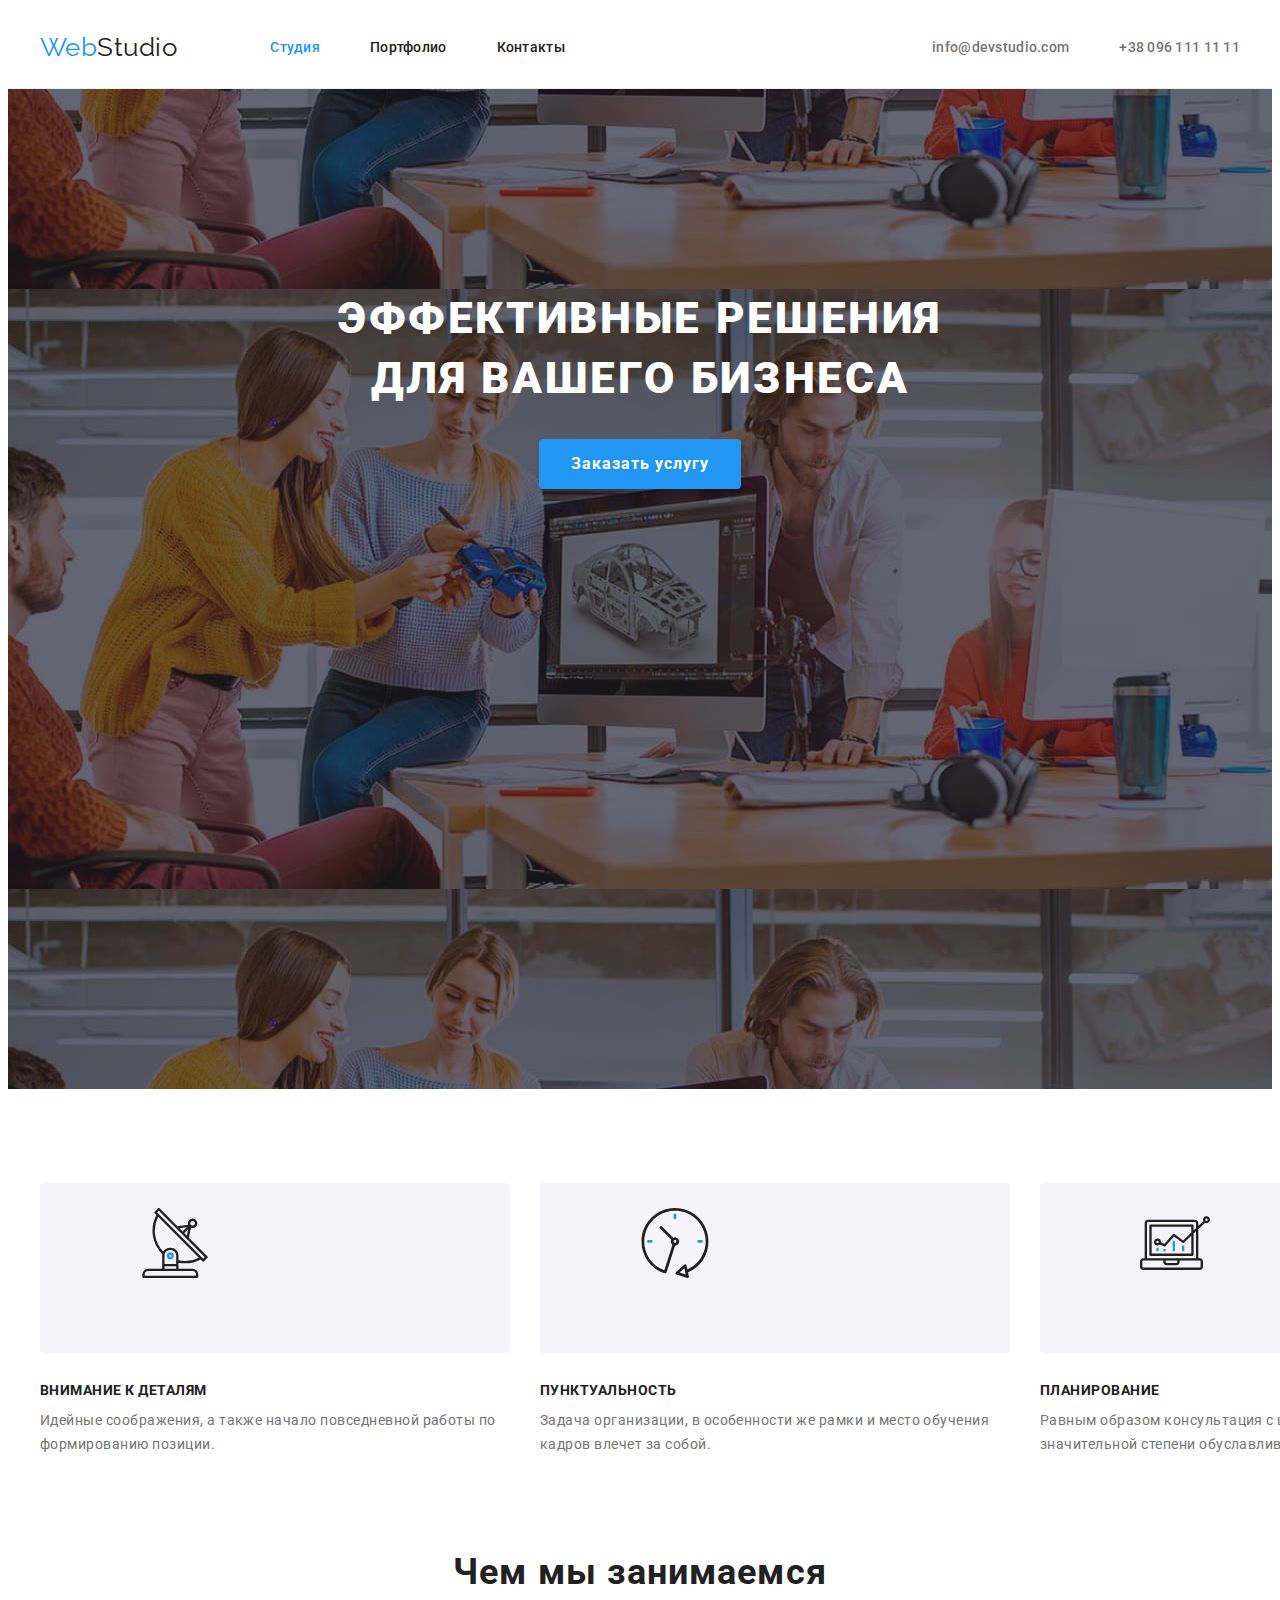
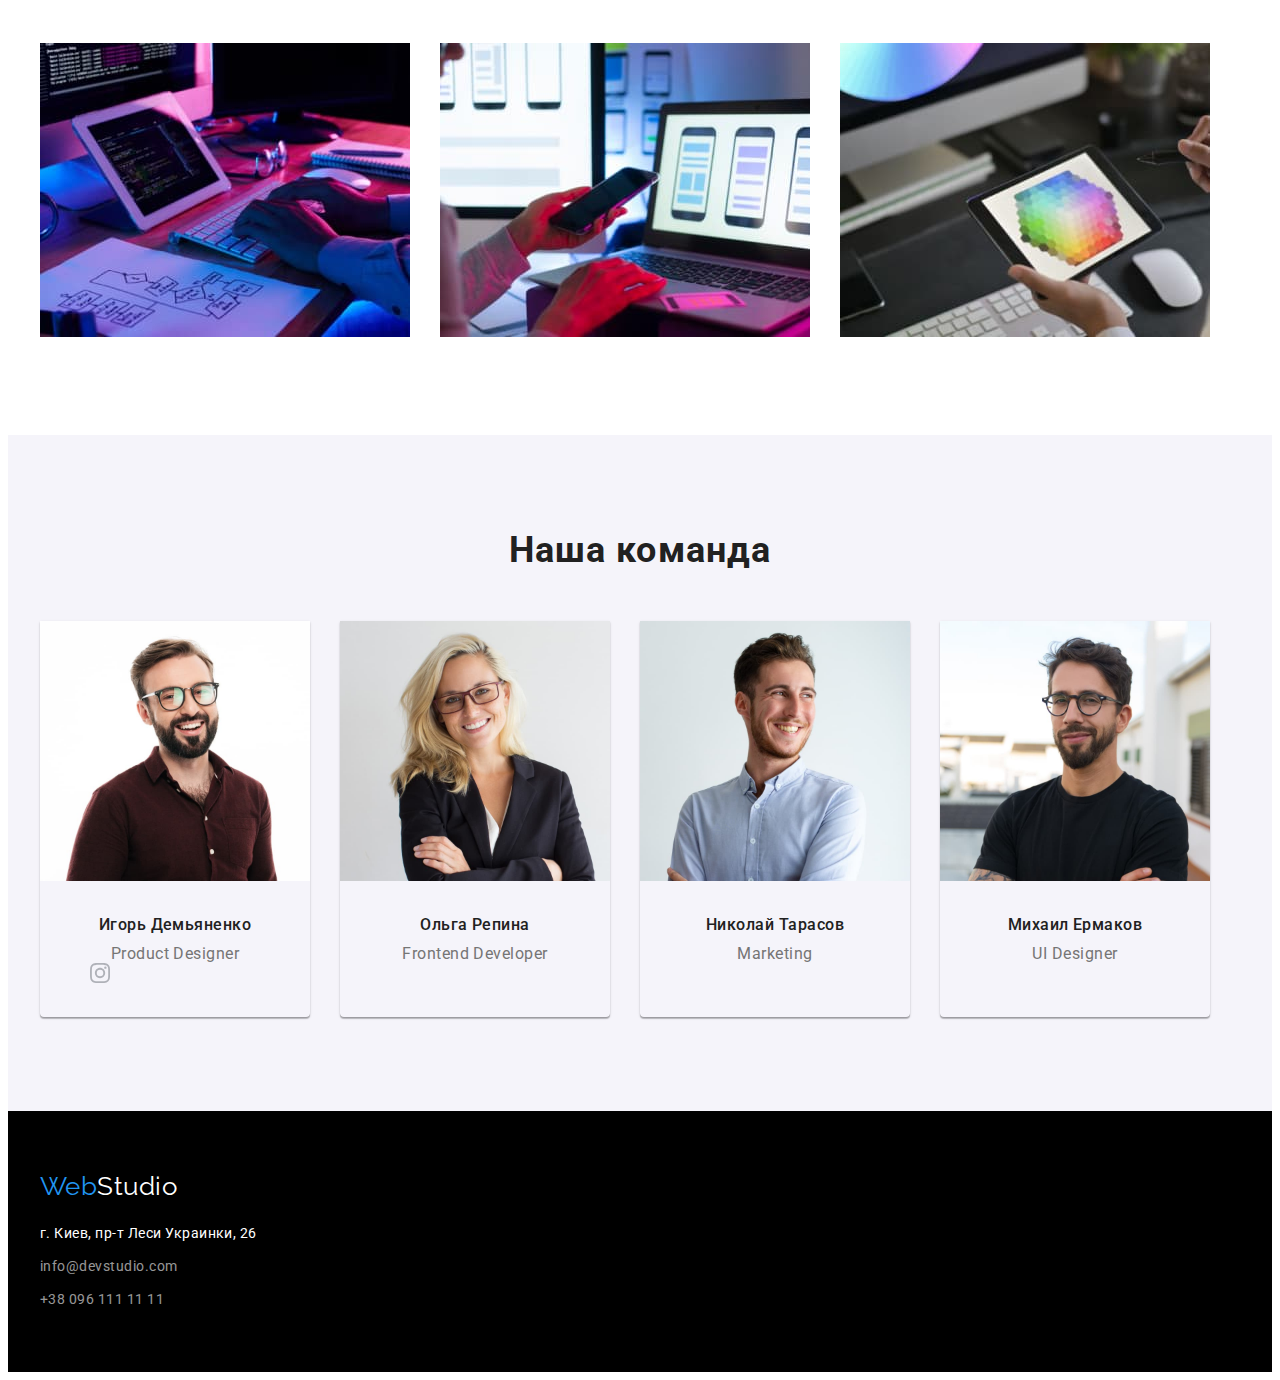
<file: index.html>
<!DOCTYPE html>
<html lang="ru">
<head>
    <meta charset="UTF-8">
    <meta http-equiv="X-UA-Compatible" content="IE=edge">
    <meta name="viewport" content="width=device-width, initial-scale=1.0">
    <link rel="preconnect" href="https://fonts.googleapis.com">
    <link rel="preconnect" href="https://fonts.gstatic.com" crossorigin>
    <link href="https://fonts.googleapis.com/css2?family=Raleway:wght@700&family=Roboto:wght@400;500;700;900&display=swap"
        rel="stylesheet">
    <link rel="stylesheet" href="https://cdnjs.cloudflare.com/ajax/libs/modern-normalize/1.1.0/modern-normalize.min.css"
    integrity="sha512-wpPYUAdjBVSE4KJnH1VR1HeZfpl1ub8YT/NKx4PuQ5NmX2tKuGu6U/JRp5y+Y8XG2tV+wKQpNHVUX03MfMFn9Q=="
    crossorigin="anonymous" referrerpolicy="no-referrer" />
    <link rel="stylesheet" href="./css/styles.css">
    <title>Web Studio</title>
</head>
<body>
    <!-- Header -->
    <header class="header">
        <div class="container header-container">
            <a class="logo link" href="./index.html"><span class="logo-first-part">Web</span>Studio</a>
            <nav>
                <ul class="navigation">
                    <li class="list nav-item"><a class="link nav-link current" href="./index.html">Студия</a></li>
                    <li class="list nav-item"><a class="link nav-link" href="./portfolio.html">Портфолио</a></li>
                    <li class="list nav-item"><a class="link nav-link" href="">Контакты</a></li>
                </ul>
            </nav>
            <ul class="contacts">
                <li class="list contacts-h-item"><a class="link contacts-h-link" href="mailto:info@devstudio.com">info@devstudio.com</a></li>
                <li class="list contacts-h-item"><a class="link contacts-h-link" href="tel:+380961111111">+38 096 111 11 11</a></li>
            </ul>
        </div>
    </header>
    <!-- Main -->
    <main>
        <!-- Hero section -->
        <section class="hero">
            <div class="container">
                <h1 class="page-title">Эффективные решения <br> для вашего бизнеса</h1>
                <button class="main-button btn" type="button">Заказать услугу</button>
            </div>
        </section>
        <!-- Features section-->
        <section class="section">
            <div class="container">
                <ul class="features-list">
                    <li class="list features-card">
                        <div class="features-thumb">
                            <svg class="features-icon" width="70" height="70">
                                <use href="./images/icons.svg#icon-antenna"></use>
                            </svg>
                        </div>
                        <h3 class="features-subtitle">Внимание к деталям</h3>
                        <p class="features-desc">Идейные соображения, а также начало повседневной работы по формированию позиции.</p>
                    </li>
                    <li class="list features-card">
                        <div class="features-thumb">
                            <svg class="features-icon" width="70" height="70">
                                <use href="./images/icons.svg#icon-clock"></use>
                            </svg>
                        </div>
                        <h3 class="features-subtitle">Пунктуальность</h3>
                        <p class="features-desc">Задача организации, в особенности же рамки и место обучения кадров влечет за собой.</p>
                    </li>
                    <li class="list features-card">
                        <div class="features-thumb">
                            <svg class="features-icon" width="70" height="70">
                                <use href="./images/icons.svg#icon-diagram"></use>
                            </svg>
                        </div>
                        <h3 class="features-subtitle">Планирование</h3>
                        <p class="features-desc">Равным образом консультация с широким активом в значительной степени обуславливает.</p>
                    </li>
                    <li class="list features-card">
                        <div class="features-thumb">
                            <svg class="features-icon" width="70" height="70">
                                <use href="./images/icons.svg#icon-astronaut"></use>
                            </svg>
                        </div>
                        <h3 class="features-subtitle">Современные технологии</h3>
                        <p class="features-desc">Значимость этих проблем настолько очевидна, что реализация плановых заданий.</p>
                    </li>
                </ul>
            </div>
        </section>
        <!-- What we do section -->
        <section class="section what-we-do-section">
            <div class="container">
                <h2 class="title">Чем мы занимаемся</h2>
                <ul class="what-we-do-list">
                    <li class="list what-we-do-item"><img src="./images/computer.jpg" alt="Компьютер и клавиатура" width="370"></li>
                    <li class="list what-we-do-item"><img src="./images/phone.jpg" alt="Мобильный телефон на фоне ноутбука" width="370">
                    </li>
                    <li class="list what-we-do-item"><img src="./images/tablet.jpg" alt="Планшет" width="370"></li>
                </ul>
            </div>
        </section>
        <!-- Our team section -->
        <section class="section our-team-section">
            <div class="container">
                <h2 class="title">Наша команда</h2>
                <ul class="our-team-list">
                    <li class="list our-team-item">
                        <img src="./images/man-1.jpg" alt="Мужчина в коричневой рубашке" width="270">
                        <h3 class="team-subtitle">Игорь Демьяненко</h3>
                        <p class="team-desc">Product Designer</p>
                        <ul class="team-icons">
                            <li class="team-li">
                                <a href="">
                                    <div class="team-thumb">
                                        <svg class="team-icon" width="20" height="20">
                                            <use href="./images/icons.svg#icon-instagram"></use>
                                        </svg>
                                    </div>
                                </a>
                            </li>
                            <li class="team-li">
                                <a href="">

                                </a>
                            </li>
                            <li class="team-li">
                                <a href="">

                                </a>
                            </li>
                            <li class="team-li">
                                <a href="">

                                </a>
                            </li>
                        </ul>
                    </li>
                    <li class="list our-team-item">
                        <img src="./images/woman.jpg" alt="Женщина в черном пиджаку" width="270">
                        <h3 class="team-subtitle">Ольга Репина</h3>
                        <p class="team-desc">Frontend Developer</p>
                    </li>
                    <li class="list our-team-item">
                        <img src="./images/man-2.jpg" alt="Мужчина в белой рубашке" width="270">
                        <h3 class="team-subtitle">Николай Тарасов</h3>
                        <p class="team-desc">Marketing</p>
                    </li>
                    <li class="list our-team-item">
                        <img src="./images/man-3.jpg" alt="Мужчина в черной футболке" width="270">
                        <h3 class="team-subtitle">Михаил Ермаков</h3>
                        <p class="team-desc">UI Designer</p>
                    </li>
                </ul>
            </div>
        </section>
    </main>
    <!-- Footer -->
    <footer class="footer">
        <div class="container">
            <a class="logo logo-footer link" href="./index.html"><span class="logo-first-part">Web</span>Studio</a>
            <address class="footer-address">
                <ul class="footer-list">
                    <li class="list footer-item"><a class="link contacts-f address-link"
                            href="https://goo.gl/maps/nCjtymXbm6rQkcYK9">г. Киев, пр-т Леси Украинки, 26</a></li>
                    <li class="list footer-item"><a class="link contacts-f" href="mailto:info@devstudio.com">info@devstudio.com</a>
                    </li>
                    <li class="list footer-item"><a class="link contacts-f" href="tel:+380961111111">+38 096 111 11 11</a></li>
                </ul>
            </address>
        </div>
    </footer>    
</body>
</html>
</file>
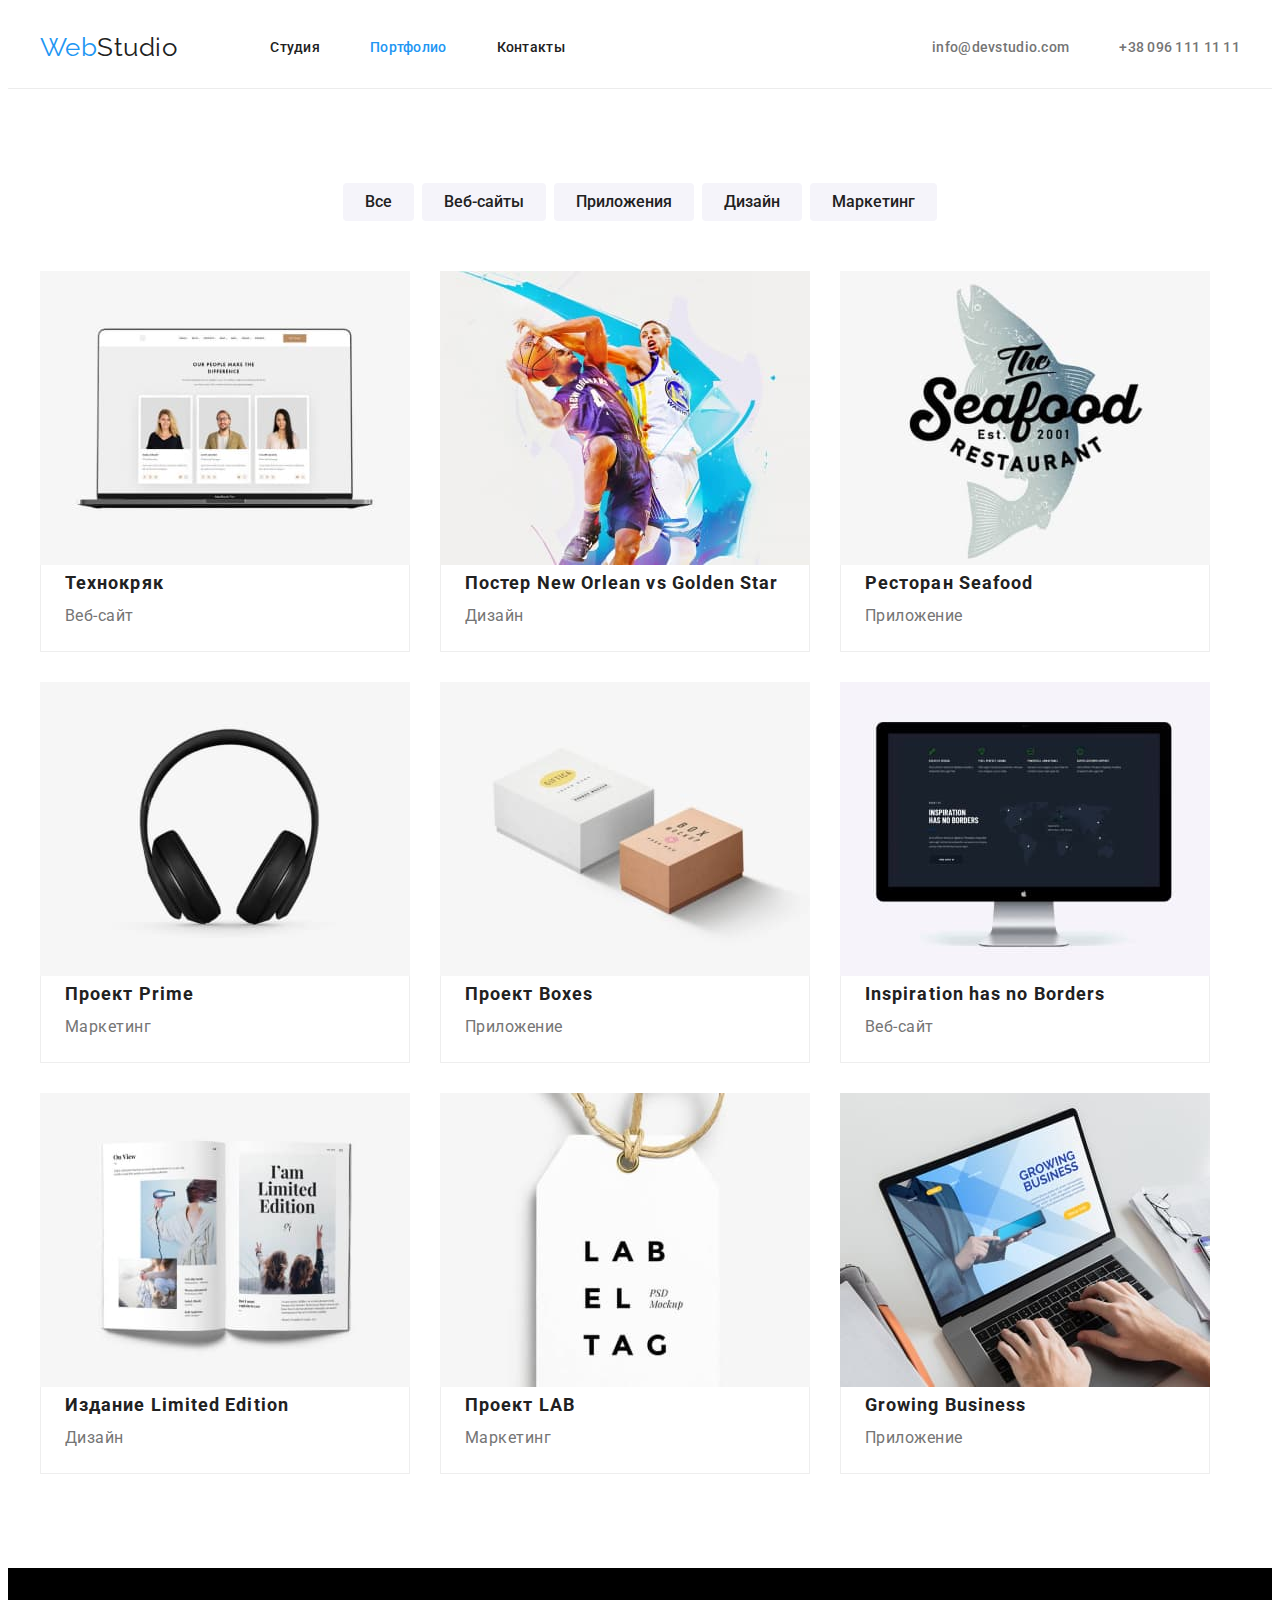
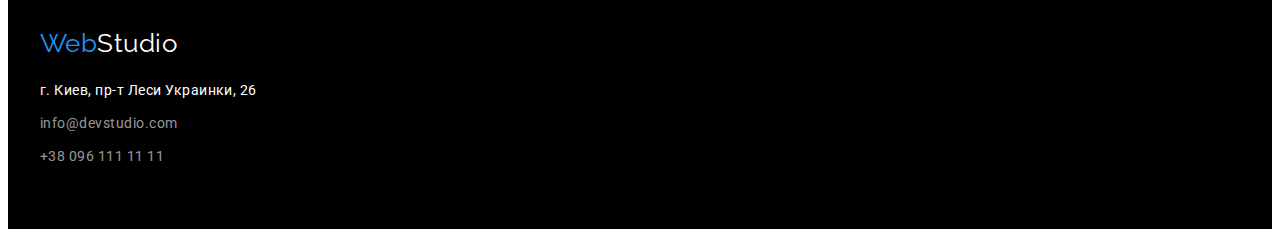
<file: portfolio.html>
<!DOCTYPE html>
<html lang="ru">

<head>
    <meta charset="UTF-8">
    <meta http-equiv="X-UA-Compatible" content="IE=edge">
    <meta name="viewport" content="width=device-width, initial-scale=1.0">
    <link rel="preconnect" href="https://fonts.googleapis.com">
    <link rel="preconnect" href="https://fonts.gstatic.com" crossorigin>
    <link
        href="https://fonts.googleapis.com/css2?family=Raleway:wght@700&family=Roboto:wght@400;500;700;900&display=swap"
        rel="stylesheet">
    <link rel="stylesheet" href="https://cdnjs.cloudflare.com/ajax/libs/modern-normalize/1.1.0/modern-normalize.min.css"
        integrity="sha512-wpPYUAdjBVSE4KJnH1VR1HeZfpl1ub8YT/NKx4PuQ5NmX2tKuGu6U/JRp5y+Y8XG2tV+wKQpNHVUX03MfMFn9Q=="
        crossorigin="anonymous" referrerpolicy="no-referrer" />
    <link rel="stylesheet" href="./css/styles.css">
    <title>Web Studio</title>
</head>

<body>
    <!-- Header -->
    <header class="header">
        <div class="container header-container">
            <a class="logo link" href="./index.html"><span class="logo-first-part">Web</span>Studio</a>
            <nav>
                <ul class="navigation">
                    <li class="list nav-item"><a class="link nav-link" href="./index.html">Студия</a></li>
                    <li class="list nav-item"><a class="link nav-link current" href="./portfolio.html">Портфолио</a></li>
                    <li class="list nav-item"><a class="link nav-link" href="">Контакты</a></li>
                </ul>
            </nav>
            <ul class="contacts">
                <li class="list contacts-h-item"><a class="link contacts-h-link"
                        href="mailto:info@devstudio.com">info@devstudio.com</a></li>
                <li class="list contacts-h-item"><a class="link contacts-h-link" href="tel:+380961111111">+38 096 111 11
                        11</a></li>
            </ul>
        </div>
    </header>
    <!-- Main section -->
    <main class="section">
        <section class="container">
            <ul class="buttons">
                <li class="list portf-button"><button class="btn portf-button-link" type="button">Все</button></li>
                <li class="list portf-button"><button class="btn portf-button-link" type="button">Веб-сайты</button></li>
                <li class="list portf-button"><button class="btn portf-button-link" type="button">Приложения</button></li>
                <li class="list portf-button"><button class="btn portf-button-link" type="button">Дизайн</button></li>
                <li class="list portf-button"><button class="btn portf-button-link" type="button">Маркетинг</button></li>
            </ul>
            <ul class="portf-cards">
                <li class="list portf-card">
                    <a class="card link" href="">
                        <img class="card-img" src="./images/notebook.jpg" alt="ноутбук" width="370">
                        <div class="card-text">
                            <h2 class="card-title">Технокряк</h2>
                            <p class="card-desc">Веб-сайт</p>
                        </div>
                    </a>
                </li>
                <li class="list portf-card">
                    <a class="card link" href="">
                        <img class="card-img" src="./images/basketball.jpg" alt="Два баскетболиста с мячом" width="370">
                        <div class="card-text">
                            <h2 class="card-title">Постер New Orlean vs Golden Star</h2>
                            <p class="card-desc">Дизайн</p>
                         </div>
                    </a>
                </li>
                <li class="list portf-card">
                    <a class="card link" href="">
                        <img class="card-img" src="./images/shark.jpg" alt="Акула (эмблема ресторанов Seafood)" width="370">
                        <div class="card-text">
                            <h2 class="card-title">Ресторан Seafood</h2>
                            <p class="card-desc">Приложение</p>
                         </div>
                    </a>
                </li>
                <li class="list portf-card">
                    <a class="card link" href="">
                        <img class="card-img" src="./images/headphones.jpg" alt="Наушники" width="370">
                        <div class="card-text">
                            <h2 class="card-title">Проект Prime</h2>
                            <p class="card-desc">Маркетинг</p>
                        </div>
                    </a>
                </li>
                <li class="list portf-card">
                    <a class="card link" href="">
                        <img class="card-img" src="./images/boxes.jpg" alt="Две картонные коробки" width="370">
                        <div class="card-text">
                            <h2 class="card-title">Проект Boxes</h2>
                            <p class="card-desc">Приложение</p>
                        </div>
                    </a>
                </li>
                <li class="list portf-card">
                    <a class="card link" href="">
                        <img class="card-img" src="./images/monitor.jpg" alt="Монитор компьютера" width="370">
                        <div class="card-text">
                            <h2 class="card-title">Inspiration has no Borders</h2>
                            <p class="card-desc">Веб-сайт</p>
                        </div>
                    </a>
                </li>
                <li class="list portf-card">
                    <a class="card link" href="">
                        <img class="card-img" src="./images/magazine.jpg" alt="Журнал" width="370">
                        <div class="card-text">
                            <h2 class="card-title">Издание Limited Edition</h2>
                            <p class="card-desc">Дизайн</p>
                        </div>
                    </a>
                </li>
                <li class="list portf-card">
                    <a class="card link" href="">
                        <img class="card-img" src="./images/label.jpg" alt="бирка" width="370">
                        <div class="card-text">
                            <h2 class="card-title">Проект LAB</h2>
                            <p class="card-desc">Маркетинг</p>
                        </div>
                    </a>
                </li>
                <li class="list portf-card">
                    <a class="card link" href="">
                        <img class="card-img" src="./images/laptop.jpg" alt="Руки человека на клавиатуре ноутбука" width="370">
                        <div class="card-text">
                            <h2 class="card-title">Growing Business</h2>
                            <p class="card-desc">Приложение</p>
                        </div>
                    </a>
                </li>                                                                                                                  
            </ul>
        </section>
    </main>
    <!-- Footer -->
    <footer class="footer">
        <div class="container">
            <a class="logo logo-footer link" href="./index.html"><span class="logo-first-part">Web</span>Studio</a>
            <address class="footer-address">
                <ul class="footer-list">
                    <li class="list footer-item"><a class="link contacts-f address-link"
                            href="https://goo.gl/maps/nCjtymXbm6rQkcYK9">г. Киев, пр-т Леси Украинки, 26</a></li>
                    <li class="list footer-item"><a class="link contacts-f"
                            href="mailto:info@devstudio.com">info@devstudio.com</a>
                    </li>
                    <li class="list footer-item"><a class="link contacts-f" href="tel:+380961111111">+38 096 111 11 11</a>
                    </li>
                </ul>
            </address>
        </div>
    </footer>
</body>
</html>
</file>
<file: css/styles.css>
:root {
  --primary-text-color: #757575;
  --title-text-color: #212121;
  --accent-color: #2196f3;
  --primary-white-color: #ffffff;
  --semitransparent-white-color: rgba(255, 255, 255, 0.6);
  --bg-darl-color: #2f303a;
  --bg-light-color: #f5f4fa;
  --button-color: #2196f3;
  --button-main-color: #188ce8;
  --button-sec-color: #f5f4fa;
}
body {
  font-family: 'Roboto', sans-serif;
  font-weight: 400;
  letter-spacing: 0.03em;
  color: var(--primary-text-color);
}
/* Header styles*/
ul {
  margin: 0;
  padding: 0;
}
h1,
h2,
h3,
h4,
h5,
h6,
p {
  margin: 0;
}
.container {
  width: 1200px;
  padding-left: 15px;
  padding-right: 15px;
  margin: 0 auto;
}
.section {
  padding-top: 94px;
  padding-bottom: 94px;
}
.header {
  border-bottom: 1px solid #ececec;
}
.header-container {
  display: flex;
  align-items: center;
}
.navigation {
  display: flex;
  margin-left: 93px;
}
.contacts {
  display: flex;
  margin-left: auto;
}
.logo {
  display: inline-block;
  font-family: 'Raleway', sans-serif;
  font-size: 26px;
  line-height: 1.2;
  font-weight: 400;
  color: var(--title-text-color);
}
.logo-footer {
  color: var(--primary-white-color);
  margin-bottom: 20px;
}
.logo-first-part {
  color: var(--accent-color);
}
.link {
  text-decoration: none;
}
.list {
  list-style-type: none;
}
.nav-item:not(:last-child) {
  margin-right: 50px;
}

.nav-link {
  display: block;
  padding-top: 32px;
  padding-bottom: 32px;
  color: var(--title-text-color);
}
.contacts-h-item:not(:last-child) {
  margin-right: 50px;
}
.contacts-h-link {
  display: block;
  padding-top: 32px;
  padding-bottom: 32px;
  color: var(--primary-text-color);
}
.nav-link,
.contacts-h-link {
  font-size: 14px;
  line-height: 1.14;
  letter-spacing: 0.02em;
  font-weight: 500;
}
.nav-link:hover,
.nav-link:focus,
.contacts-h-link:hover,
.contacts-h-link:focus {
  color: var(--accent-color);
}
.nav-link.current {
  color: var(--accent-color);
}
/* Hero section */

.hero {
  max-width: 1600px;
  min-height: 600px;
  margin-right: auto;
  margin-left: auto;
  padding-top: 200px;
  padding-bottom: 200px;

  background-image: linear-gradient(to right, rgba(47, 48, 58, 0.4), rgba(47, 48, 58, 0.4)),
    url(../images/hero-background.jpg);
  background-position: center;
  /* background-size: cover;
  background-repeat: no-repeat; */

  text-align: center;

  background-color: black; /* резервный фон */
}

.page-title {
  margin-bottom: 30px;

  font-weight: 900;
  font-size: 44px;
  line-height: 1.36;
  text-align: center;
  letter-spacing: 0.06em;
  text-transform: uppercase;

  color: var(--primary-white-color);
}
.btn {
  cursor: pointer;
  border: none;
  border-radius: 4px;
}
.main-button {
  display: inline-block;
  padding: 10px 32px;

  font-family: inherit;
  font-weight: 700;
  font-size: 16px;
  line-height: 1.87;
  letter-spacing: 0.06em;

  color: var(--primary-white-color);
  background-color: var(--button-color);
  box-shadow: 0px 4px 4px rgba(0, 0, 0, 0.15);
}
.main-button:hover,
.main-button:focus {
  background-color: var(--button-main-color);
}
/* Features section */

.features-list {
  display: flex;
}
.features-card {
  width: calc((100%-30px * 3) / 4);
  margin-right: 30px;
}
.features-card:nth-child(4n) {
  margin-right: 0;
}
.features-thumb {
  width: 270px;
  height: 120px;
  background-color: #f5f4fa;
  border-radius: 4px;
  padding: 25px 100px;
  margin-bottom: 30px;
}

.features-subtitle {
  margin-bottom: 10px;

  font-size: 14px;
  line-height: 1.14;
  text-transform: uppercase;
  color: var(--title-text-color);
}
.features-desc {
  font-size: 14px;
  line-height: 1.71;
}
/* What we do section */
.what-we-do-section {
  padding-top: 0;
}
.what-we-do-list {
  display: flex;
}
.what-we-do-item:not(:nth-child(3n)) {
  margin-right: 30px;
}

.title {
  margin-bottom: 50px;
  font-size: 36px;
  line-height: 1.17;
  text-align: center;
  letter-spacing: 0.03em;
  color: var(--title-text-color);
}
/* Our team section */
.our-team-section {
  background-color: #f5f4fa;
}
.our-team-list {
  display: flex;
}
.our-team-item {
  box-shadow: 0px 1px 3px rgba(0, 0, 0, 0.12), 0px 1px 1px rgba(0, 0, 0, 0.14),
    0px 2px 1px rgba(0, 0, 0, 0.2);
  border-radius: 0px 0px 4px 4px;
  padding-bottom: 30px;
}
.our-team-item:not(:nth-child(4n)) {
  margin-right: 30px;
}

.team-icons {
  display: flex;
  justify-content: space-evenly;
}
.team-li {
  list-style: none;
}
.team-subtitle {
  margin-top: 30px;

  font-weight: 500;
  font-size: 16px;
  line-height: 1.19;
  text-align: center;
  color: var(--title-text-color);
}
.team-desc {
  margin-top: 10px;

  font-size: 16px;
  line-height: 1.19;
  text-align: center;
}
/* Footer styles */
.footer {
  background-color: black; /* !!!!!Временный фон !!!*/
  padding-top: 60px;
  padding-bottom: 60px;
}
.contacts-f {
  font-size: 14px;
  line-height: 1.71;
  color: var(--semitransparent-white-color);
}
.address-link {
  color: var(--primary-white-color);
}
.footer-address {
  font-style: normal;
}
.footer-item:not(:last-child) {
  margin-bottom: 9px;
}

/* ------------------Portfolio PAGE------------------*/

/* Buttons */
.buttons {
  display: flex;
  justify-content: center;
  margin-bottom: 50px;
}
.portf-button:not(:last-child) {
  margin-right: 8px;
}
.portf-button-link {
  padding: 6px 22px;

  font-family: inherit;
  font-weight: 500;
  font-size: 16px;
  line-height: 1.62;
  text-align: center;
  color: var(--title-text-color);
  background-color: var(--button-sec-color);
}

.portf-button-link:focus,
.portf-button-link:hover {
  color: var(--primary-white-color);
  background-color: var(--button-color);
  box-shadow: 0px 3px 1px rgba(0, 0, 0, 0.1), 0px 1px 2px rgba(0, 0, 0, 0.08),
    0px 2px 2px rgba(0, 0, 0, 0.12);
}

/* Cards */

.portf-cards {
  display: flex;
  flex-wrap: wrap;
  margin: -15px;
}
.portf-card {
  width: calc(100% - 60px) / 3;
  margin: 15px;
}
.card {
  color: inherit;
}
.card:hover,
.card:focus {
  color: red;
  box-shadow: 0px 1px 1px rgba(0, 0, 0, 0.12), 0px 4px 4px rgba(0, 0, 0, 0.06),
    1px 4px 6px rgba(0, 0, 0, 0.16);
}
.card-img {
  display: block;
}
.card-text {
  padding-bottom: 20px;
  padding-left: 24px;
  border-right: 1px solid #eee;
  border-left: 1px solid #eee;
  border-bottom: 1px solid #eee;
}

.card-title {
  font-size: 18px;
  line-height: 2;
  letter-spacing: 0.06em;
  color: var(--title-text-color);
}
.card-desc {
  font-size: 16px;
  line-height: 1.87;
}
</file>
